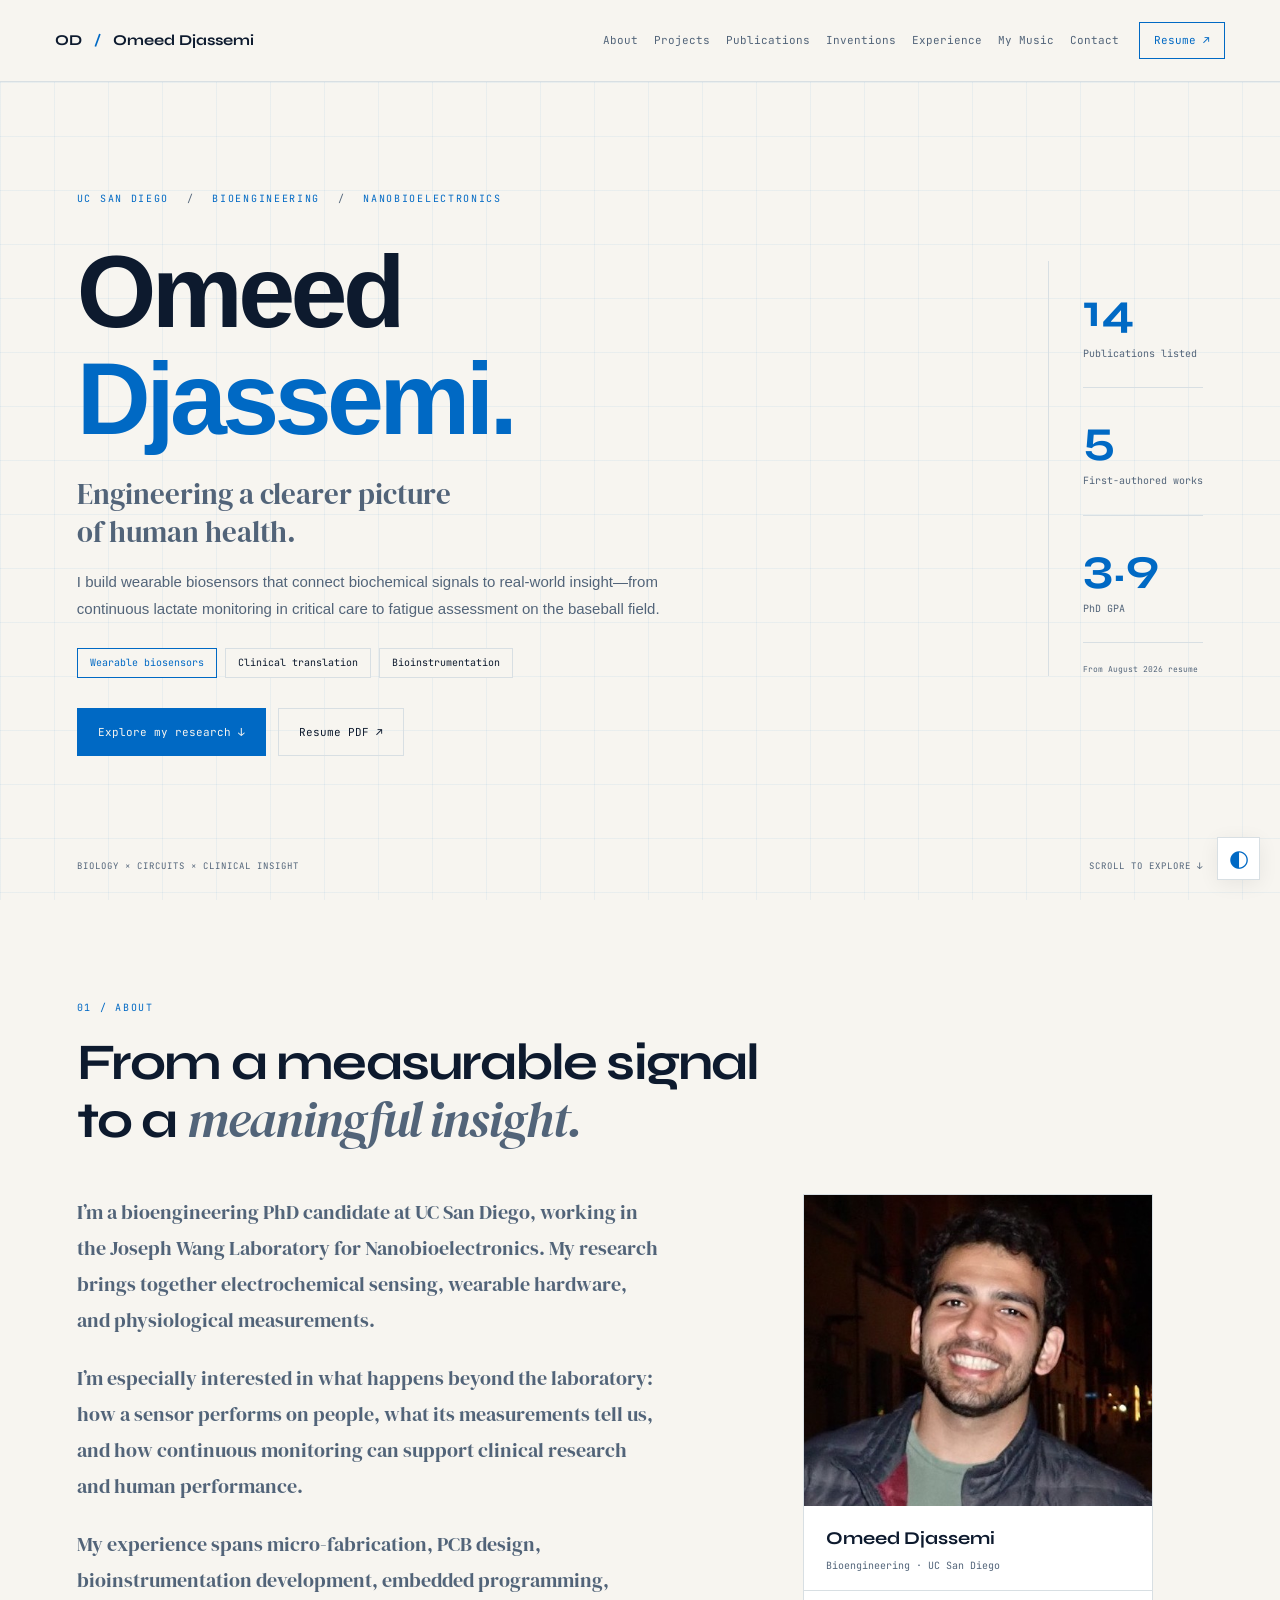
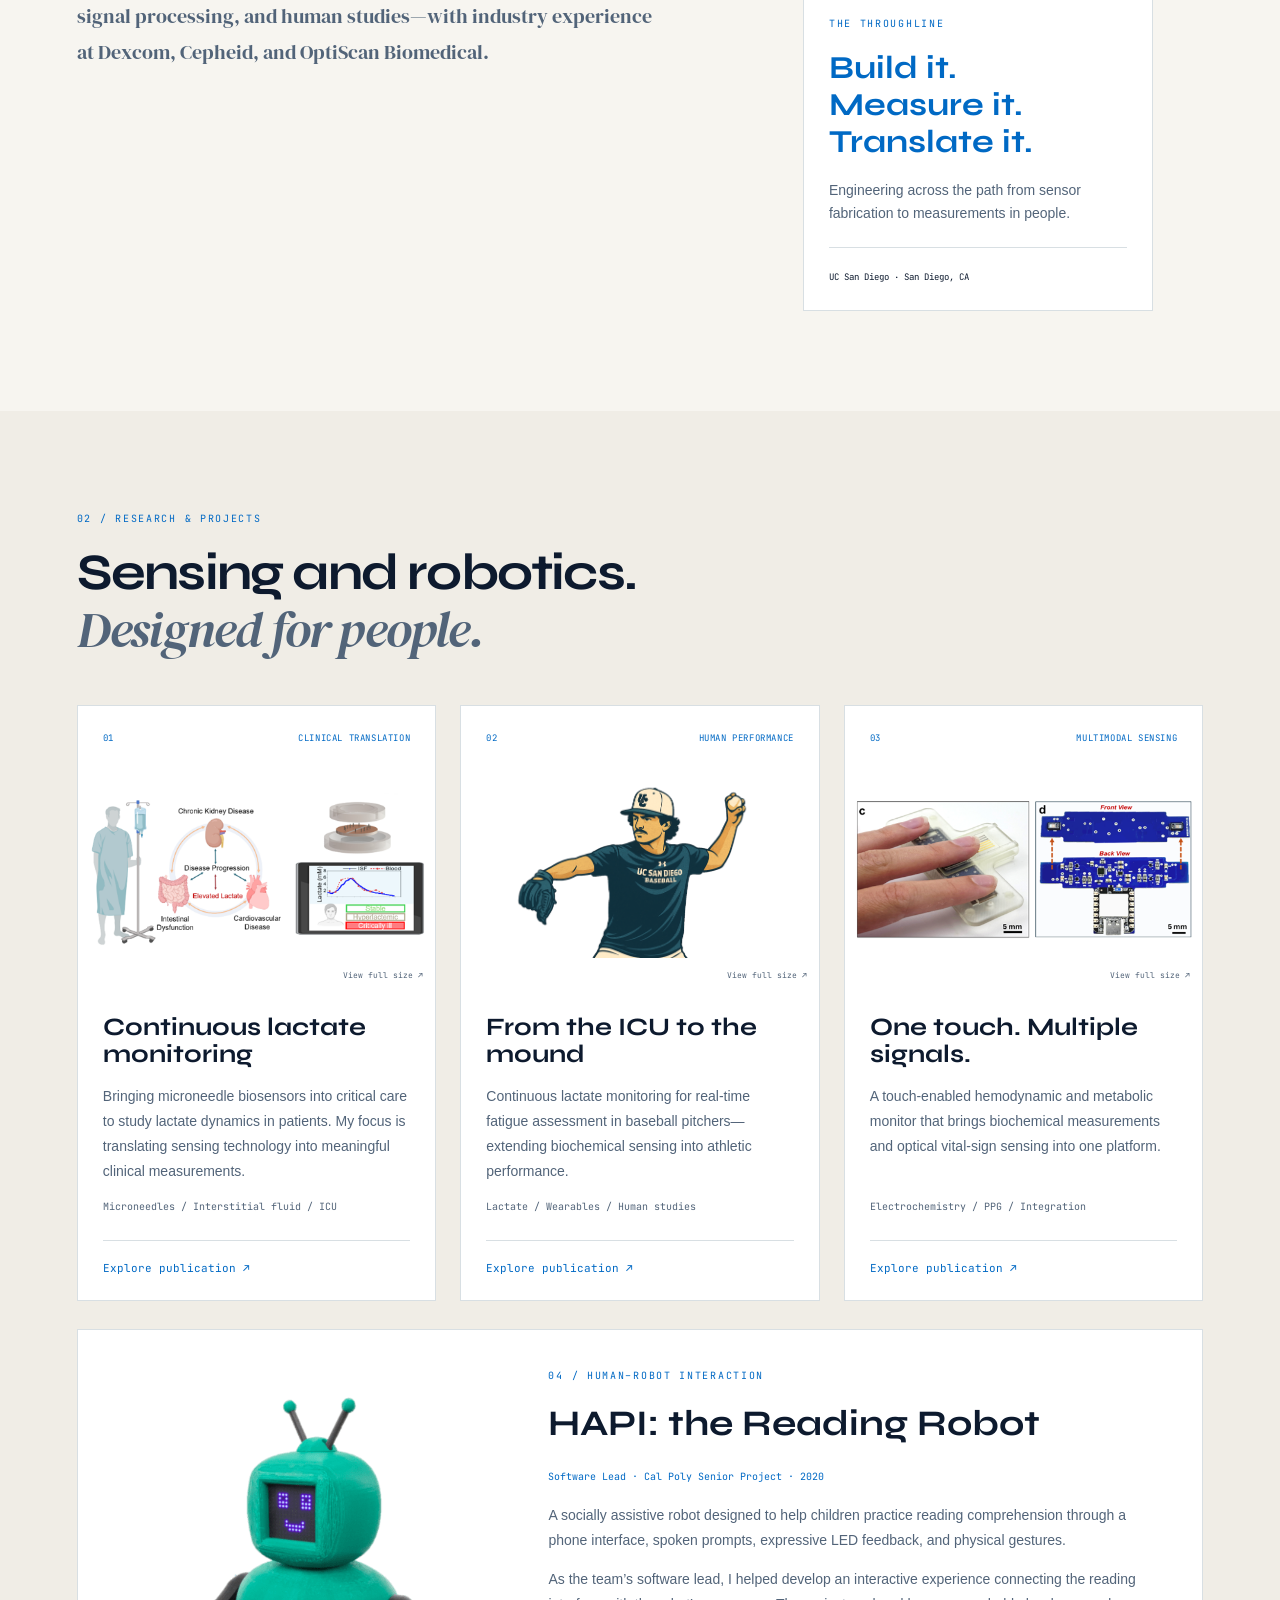
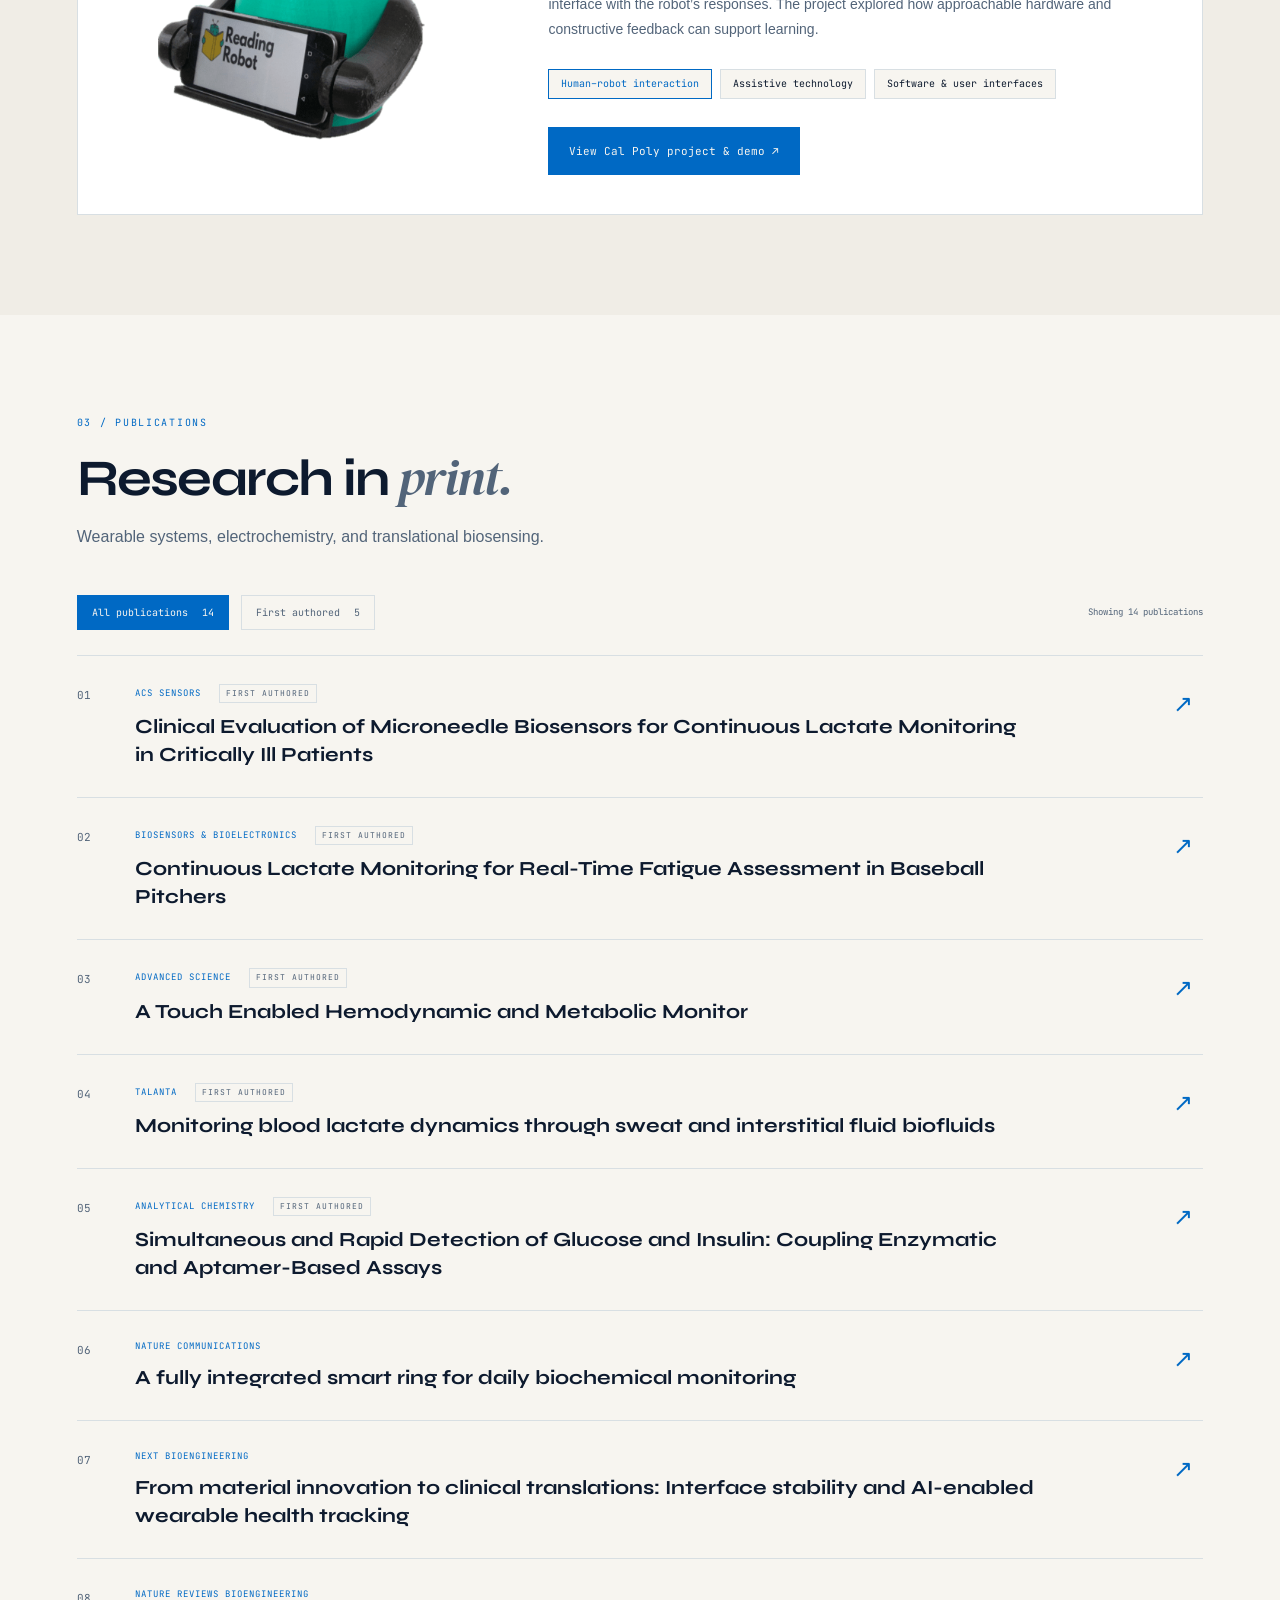
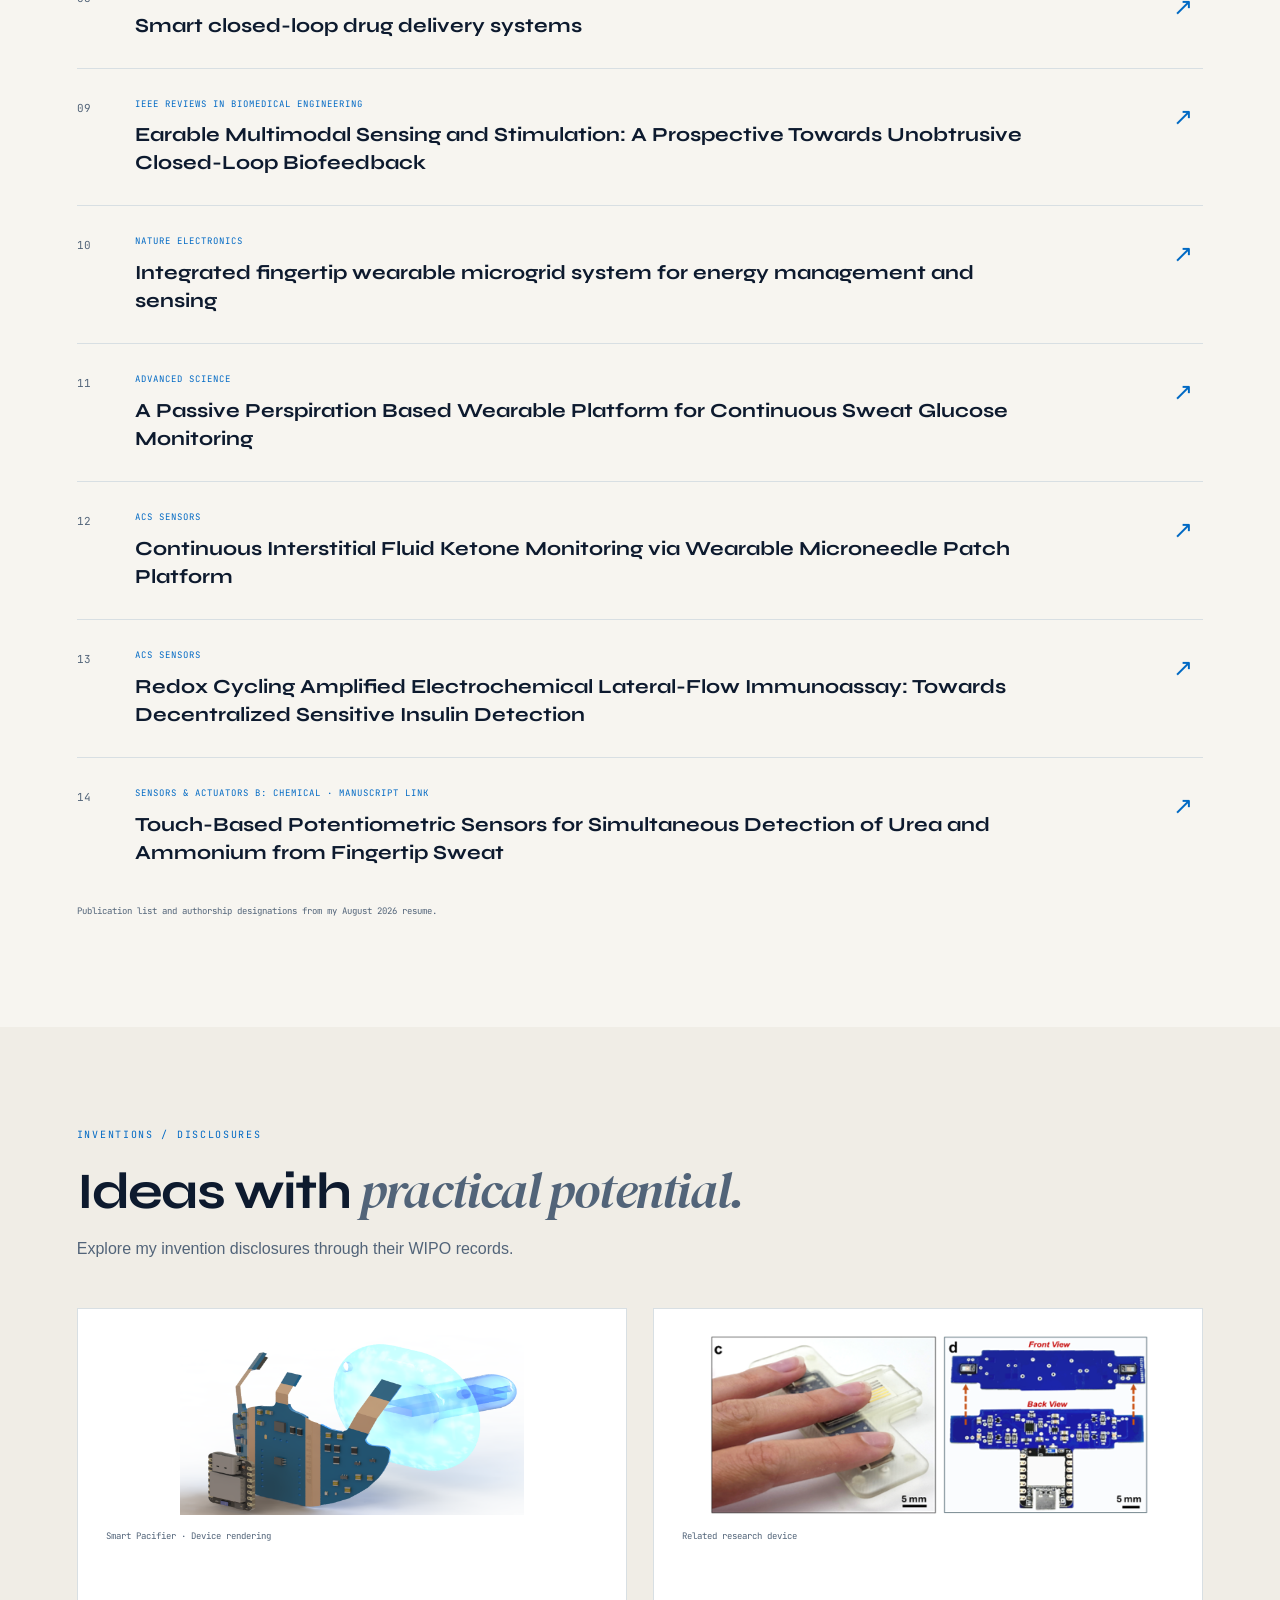
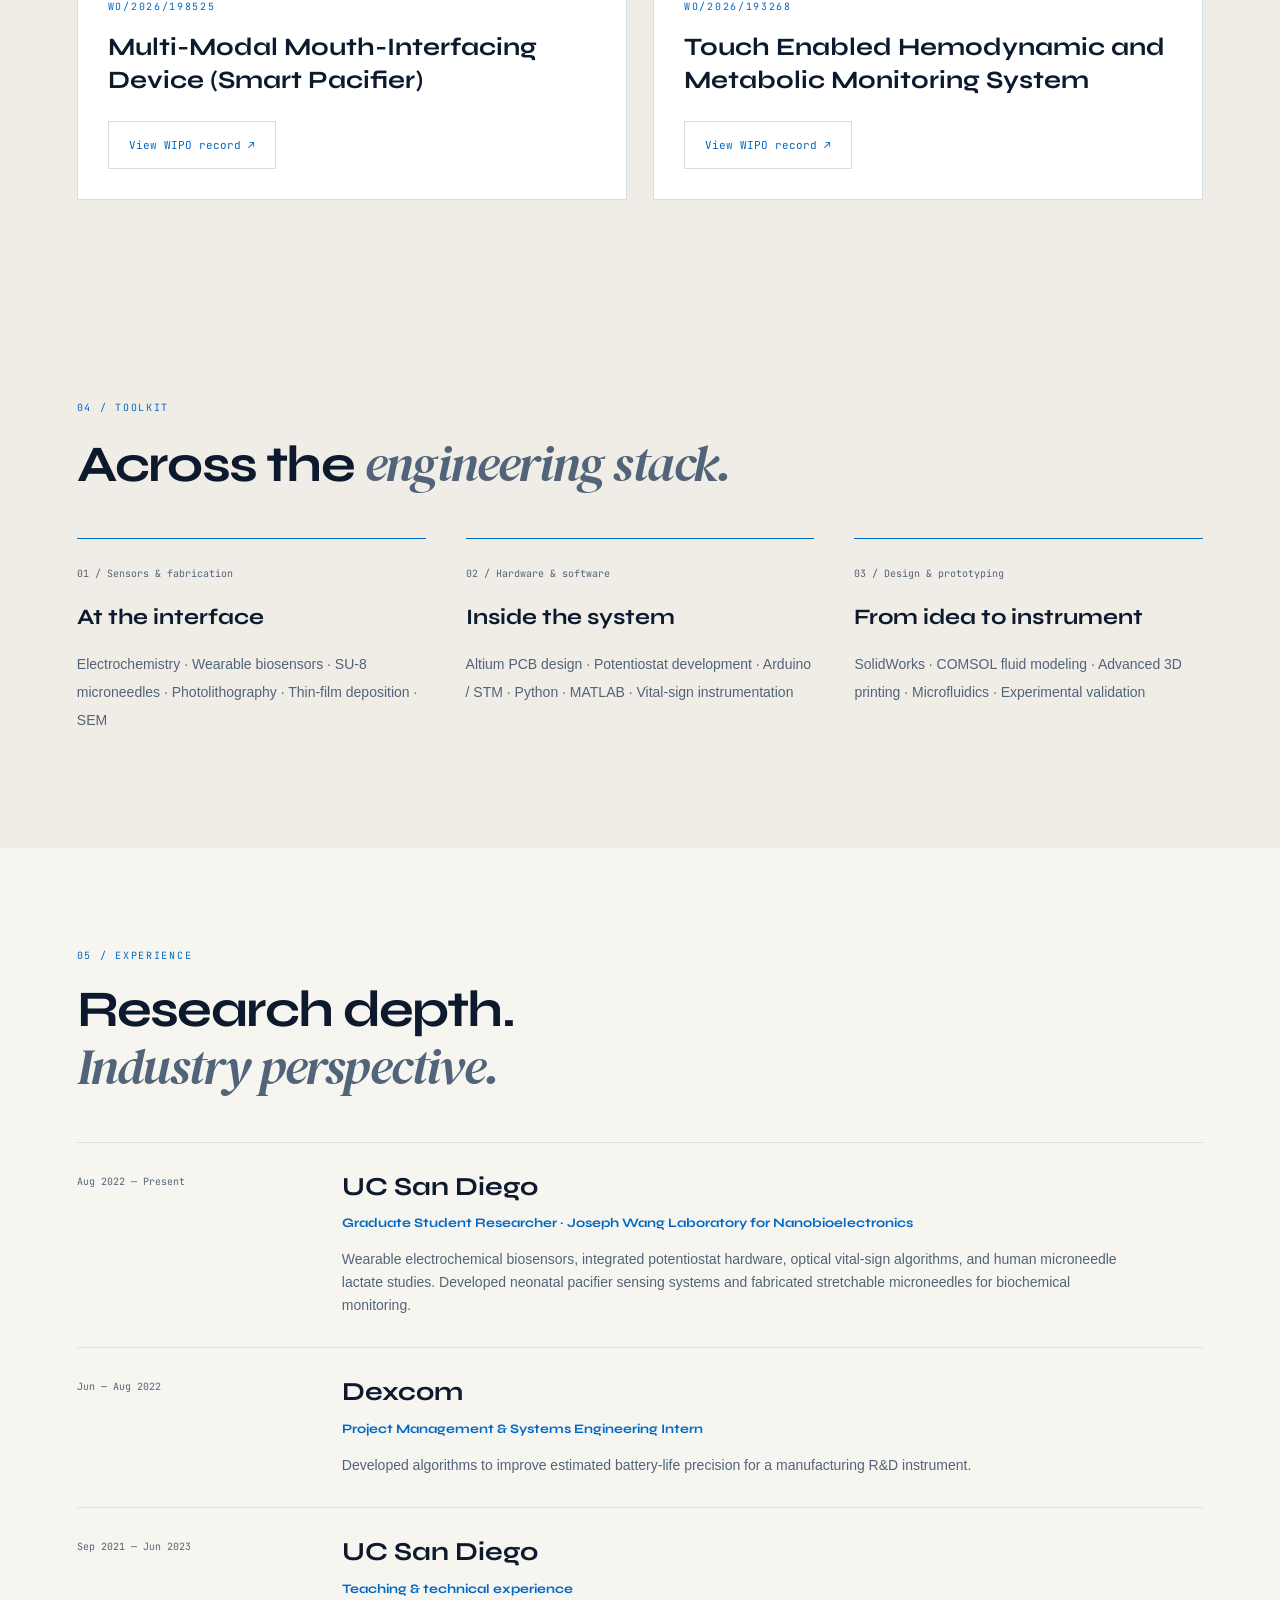
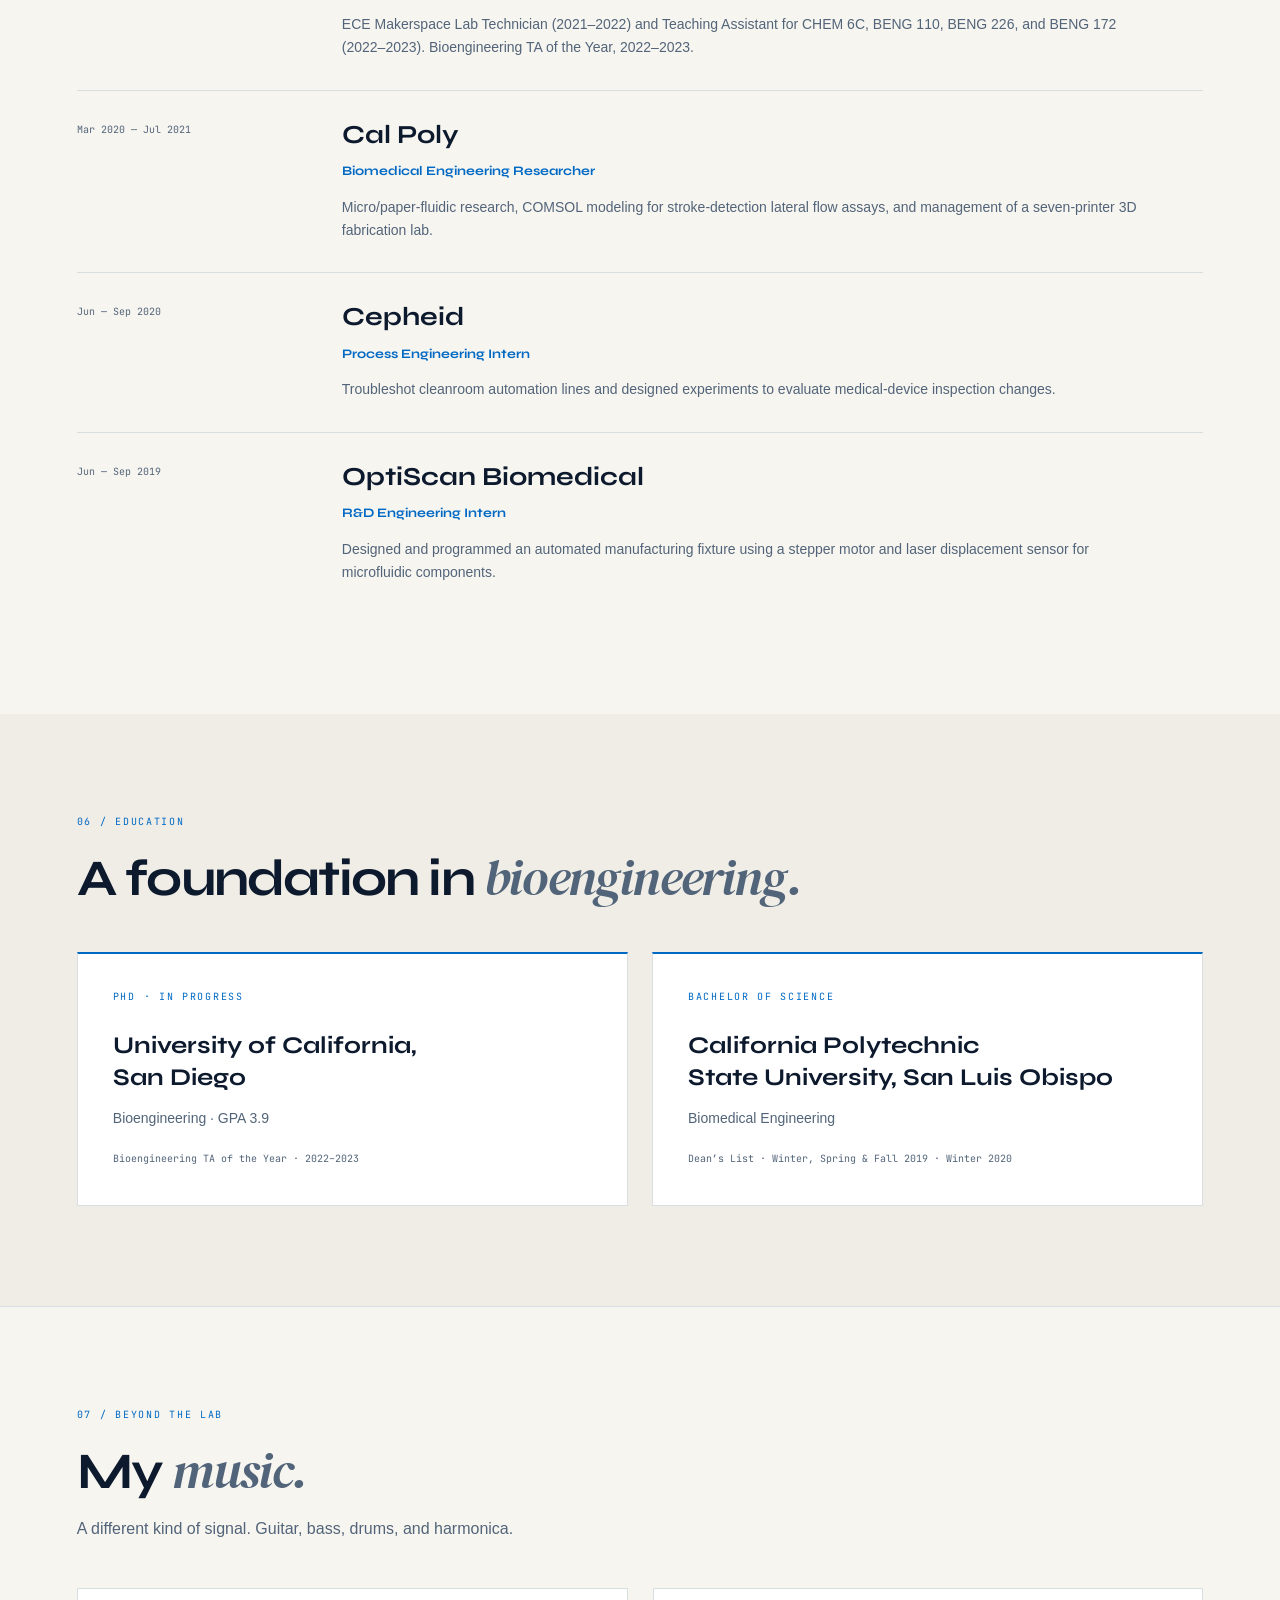
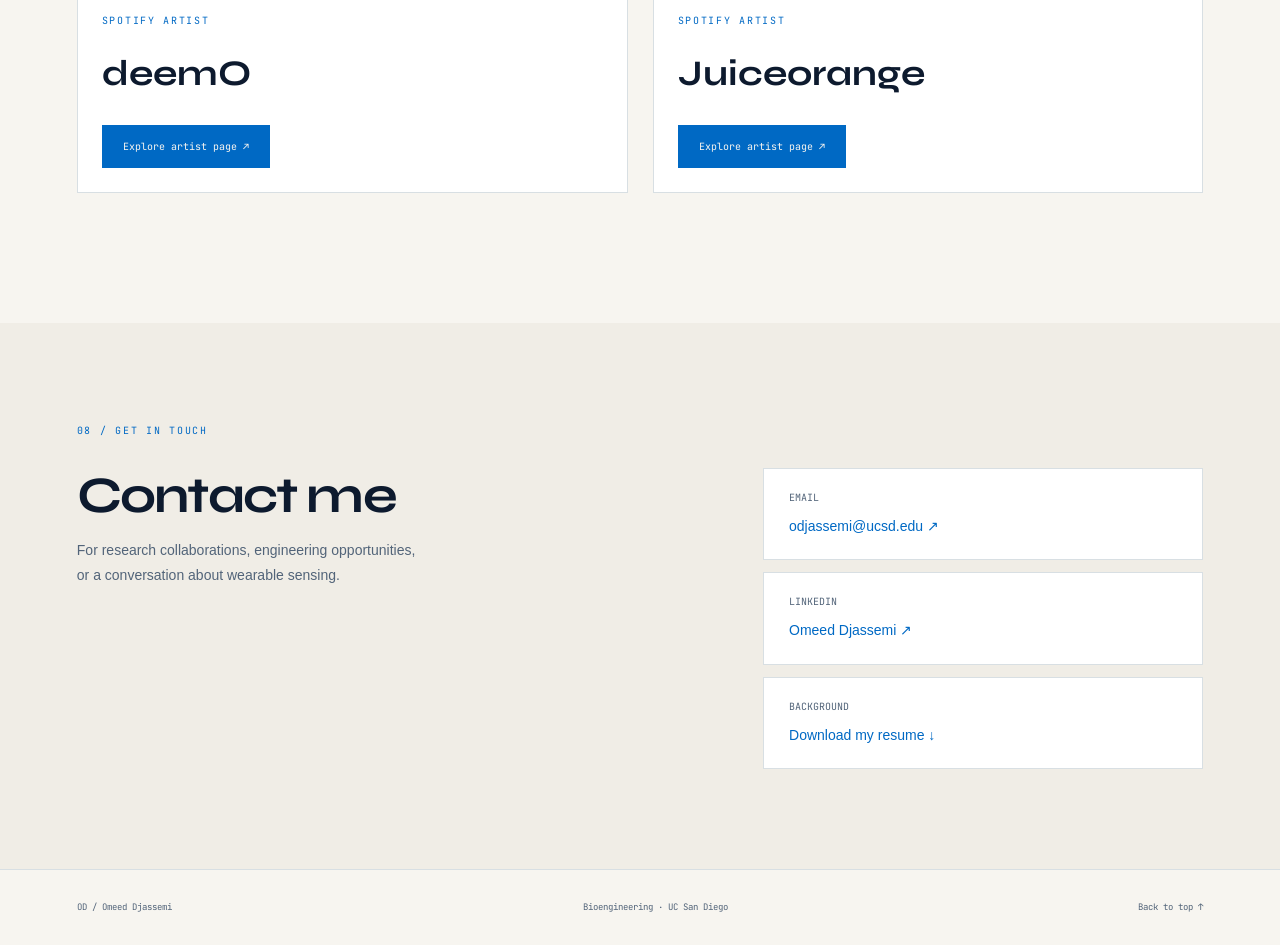
<file: index.html>
<!doctype html><html lang="en" data-theme="light"><head><meta charset="utf-8"><meta name="viewport" content="width=device-width, initial-scale=1"><title>Omeed Djassemi — Bioengineering & Wearable Biosensors</title><meta name="description" content="Omeed Djassemi, UC San Diego bioengineering researcher. Wearable biosensors, continuous lactate monitoring, and clinical translation."><meta name="theme-color" content="#f7f5f0"><link rel="stylesheet" href="style.css?v=20261024-type"><link rel="icon" href="favicon.svg" type="image/svg+xml"></head><body><a class="skip" href="#main">Skip to content</a><header><a class="logo" href="#home">OD<span> / </span>Omeed Djassemi</a><button id="menu" aria-label="Open navigation" aria-expanded="false" aria-controls="navigation">Menu +</button><nav id="navigation"><a href="#about">About</a><a href="#research">Projects</a><a href="#publications">Publications</a><a href="#inventions">Inventions</a><a href="#experience">Experience</a><a href="#music">My Music</a><a href="#contact">Contact</a></nav><a class="resume" href="resume.pdf" target="_blank" rel="noopener">Resume ↗</a></header><main id="main"><section class="hero" id="home"><div class="hero-main"><p class="eyebrow">UC San Diego <span>/</span> Bioengineering <span>/</span> Nanobioelectronics</p><h1>Omeed<br><span>Djassemi.</span></h1><p class="lead">Engineering a clearer picture<br>of human health.</p><p class="intro">I build wearable biosensors that connect biochemical signals to real-world insight—from continuous lactate monitoring in critical care to fatigue assessment on the baseball field.</p><div class="tags"><span>Wearable biosensors</span><span>Clinical translation</span><span>Bioinstrumentation</span></div><div class="actions"><a class="button primary" href="#research">Explore my research ↓</a><a class="button" href="resume.pdf" target="_blank" rel="noopener">Resume PDF ↗</a></div></div><aside class="hero-stats"><div><strong>14</strong><span>Publications listed</span></div><div><strong>5</strong><span>First-authored works</span></div><div><strong>3.9</strong><span>PhD GPA</span></div><small>From August 2026 resume</small></aside><div class="hero-foot"><span>Biology × Circuits × Clinical insight</span><a href="#about">Scroll to explore ↓</a></div></section><section id="about"><div class="section-heading"><span class="eyebrow">01 / About</span><h2>From a measurable signal<br>to a <em>meaningful insight.</em></h2></div><div class="about-grid"><div class="body-copy"><p>I’m a bioengineering PhD candidate at UC San Diego, working in the Joseph Wang Laboratory for Nanobioelectronics. My research brings together electrochemical sensing, wearable hardware, and physiological measurements.</p><p>I’m especially interested in what happens beyond the laboratory: how a sensor performs on people, what its measurements tell us, and how continuous monitoring can support clinical research and human performance.</p><p>My experience spans micro-fabrication, PCB design, bioinstrumentation development, embedded programming, signal processing, and human studies—with industry experience at Dexcom, Cepheid, and OptiScan Biomedical.</p></div><aside class="about-profile"><figure class="portrait"><img src="omeed-headshot.jpg" alt="Omeed Djassemi" width="469" height="419" loading="lazy" decoding="async"><figcaption>Omeed Djassemi <span>Bioengineering · UC San Diego</span></figcaption></figure><div class="about-note"><span class="eyebrow">The throughline</span><h3>Build it.<br>Measure it.<br>Translate it.</h3><p>Engineering across the path from sensor fabrication to measurements in people.</p><div class="note-footer">UC San Diego · San Diego, CA</div></div></aside></div></section><section id="research" class="tinted"><div class="section-heading"><span class="eyebrow">02 / Research &amp; projects</span><h2>Sensing and robotics.<br><em>Designed for people.</em></h2></div><div class="research-grid"><article class="research-card"><div class="card-top"><span>01</span><span>Clinical translation</span></div><a class="research-image" href="clinical-lactate.png" target="_blank" rel="noopener" aria-label="View full-size image: Schematic of a microneedle lactate sensor and continuous monitoring in critical care"><img src="clinical-lactate.png" alt="Schematic of a microneedle lactate sensor and continuous monitoring in critical care" width="487" height="220" loading="lazy" decoding="async"><span>View full size ↗</span></a><h3>Continuous lactate monitoring</h3><p>Bringing microneedle biosensors into critical care to study lactate dynamics in patients. My focus is translating sensing technology into meaningful clinical measurements.</p><span class="micro">Microneedles / Interstitial fluid / ICU</span><a href="https://doi.org/10.1021/acssensors.5c03699" target="_blank" rel="noopener">Explore publication ↗</a></article><article class="research-card"><div class="card-top"><span>02</span><span>Human performance</span></div><a class="research-image" href="baseball-pitcher.png" target="_blank" rel="noopener" aria-label="View full-size image: Illustration of a UC San Diego baseball pitcher"><img src="baseball-pitcher.png" alt="Illustration of a UC San Diego baseball pitcher" width="560" height="369" loading="lazy" decoding="async"><span>View full size ↗</span></a><h3>From the ICU to the mound</h3><p>Continuous lactate monitoring for real-time fatigue assessment in baseball pitchers—extending biochemical sensing into athletic performance.</p><span class="micro">Lactate / Wearables / Human studies</span><a href="https://doi.org/10.1016/j.bios.2026.118611" target="_blank" rel="noopener">Explore publication ↗</a></article><article class="research-card"><div class="card-top"><span>03</span><span>Multimodal sensing</span></div><a class="research-image" href="touch-device.png" target="_blank" rel="noopener" aria-label="View full-size image: Touch-enabled sensing device and its front and back circuit boards"><img src="touch-device.png" alt="Touch-enabled sensing device and its front and back circuit boards" width="561" height="229" loading="lazy" decoding="async"><span>View full size ↗</span></a><h3>One touch. Multiple signals.</h3><p>A touch-enabled hemodynamic and metabolic monitor that brings biochemical measurements and optical vital-sign sensing into one platform.</p><span class="micro">Electrochemistry / PPG / Integration</span><a href="https://doi.org/10.1002/advs.202502138" target="_blank" rel="noopener">Explore publication ↗</a></article></div><article class="robot-feature"><a class="robot-image" href="reading-robot.png" target="_blank" rel="noopener" aria-label="View full-size HAPI Reading Robot image"><img src="reading-robot.png" alt="HAPI Reading Robot with an expressive LED face and a phone reading interface" width="461" height="482" loading="lazy" decoding="async"></a><div class="robot-copy"><span class="eyebrow">04 / Human–robot interaction</span><h3>HAPI: the Reading Robot</h3><span class="robot-role">Software Lead · Cal Poly Senior Project · 2020</span><p>A socially assistive robot designed to help children practice reading comprehension through a phone interface, spoken prompts, expressive LED feedback, and physical gestures.</p><p>As the team’s software lead, I helped develop an interactive experience connecting the reading interface with the robot’s responses. The project explored how approachable hardware and constructive feedback can support learning.</p><div class="tags"><span>Human–robot interaction</span><span>Assistive technology</span><span>Software &amp; user interfaces</span></div><a class="button primary" href="https://projectexpo.calpoly.edu/2020/reading-robot/" target="_blank" rel="noopener">View Cal Poly project &amp; demo ↗</a></div></article></section><section id="publications"><div class="section-heading"><span class="eyebrow">03 / Publications</span><h2>Research in <em>print.</em></h2><p>Wearable systems, electrochemistry, and translational biosensing.</p></div><div class="pub-controls" role="group" aria-label="Publication filters"><button class="active" data-filter="all" aria-pressed="true">All publications <span>14</span></button><button data-filter="first" aria-pressed="false">First authored <span>5</span></button><span id="pub-count" aria-live="polite">Showing 14 publications</span></div><div class="pub-list"><article class="publication" data-first="true"><span class="pub-number">01</span><div><span class="eyebrow">ACS Sensors <b class="badge">First authored</b></span><h3><a href="https://doi.org/10.1021/acssensors.5c03699" target="_blank" rel="noopener">Clinical Evaluation of Microneedle Biosensors for Continuous Lactate Monitoring in Critically Ill Patients</a></h3></div><a class="arrow" href="https://doi.org/10.1021/acssensors.5c03699" aria-label="Read Clinical Evaluation of Microneedle Biosensors for Continuous Lactate Monitoring in Critically Ill Patients" target="_blank" rel="noopener">↗</a></article><article class="publication" data-first="true"><span class="pub-number">02</span><div><span class="eyebrow">Biosensors &amp; Bioelectronics <b class="badge">First authored</b></span><h3><a href="https://doi.org/10.1016/j.bios.2026.118611" target="_blank" rel="noopener">Continuous Lactate Monitoring for Real-Time Fatigue Assessment in Baseball Pitchers</a></h3></div><a class="arrow" href="https://doi.org/10.1016/j.bios.2026.118611" aria-label="Read Continuous Lactate Monitoring for Real-Time Fatigue Assessment in Baseball Pitchers" target="_blank" rel="noopener">↗</a></article><article class="publication" data-first="true"><span class="pub-number">03</span><div><span class="eyebrow">Advanced Science <b class="badge">First authored</b></span><h3><a href="https://doi.org/10.1002/advs.202502138" target="_blank" rel="noopener">A Touch Enabled Hemodynamic and Metabolic Monitor</a></h3></div><a class="arrow" href="https://doi.org/10.1002/advs.202502138" aria-label="Read A Touch Enabled Hemodynamic and Metabolic Monitor" target="_blank" rel="noopener">↗</a></article><article class="publication" data-first="true"><span class="pub-number">04</span><div><span class="eyebrow">Talanta <b class="badge">First authored</b></span><h3><a href="https://doi.org/10.1016/j.talanta.2025.128985" target="_blank" rel="noopener">Monitoring blood lactate dynamics through sweat and interstitial fluid biofluids</a></h3></div><a class="arrow" href="https://doi.org/10.1016/j.talanta.2025.128985" aria-label="Read Monitoring blood lactate dynamics through sweat and interstitial fluid biofluids" target="_blank" rel="noopener">↗</a></article><article class="publication" data-first="true"><span class="pub-number">05</span><div><span class="eyebrow">Analytical Chemistry <b class="badge">First authored</b></span><h3><a href="https://doi.org/10.1021/acs.analchem.4c04289" target="_blank" rel="noopener">Simultaneous and Rapid Detection of Glucose and Insulin: Coupling Enzymatic and Aptamer-Based Assays</a></h3></div><a class="arrow" href="https://doi.org/10.1021/acs.analchem.4c04289" aria-label="Read Simultaneous and Rapid Detection of Glucose and Insulin: Coupling Enzymatic and Aptamer-Based Assays" target="_blank" rel="noopener">↗</a></article><article class="publication" data-first="false"><span class="pub-number">06</span><div><span class="eyebrow">Nature Communications</span><h3><a href="https://doi.org/10.1038/s41467-026-75980-z" target="_blank" rel="noopener">A fully integrated smart ring for daily biochemical monitoring</a></h3></div><a class="arrow" href="https://doi.org/10.1038/s41467-026-75980-z" aria-label="Read A fully integrated smart ring for daily biochemical monitoring" target="_blank" rel="noopener">↗</a></article><article class="publication" data-first="false"><span class="pub-number">07</span><div><span class="eyebrow">Next Bioengineering</span><h3><a href="https://doi.org/10.1016/j.nxbio.2026.100038" target="_blank" rel="noopener">From material innovation to clinical translations: Interface stability and AI-enabled wearable health tracking</a></h3></div><a class="arrow" href="https://doi.org/10.1016/j.nxbio.2026.100038" aria-label="Read From material innovation to clinical translations: Interface stability and AI-enabled wearable health tracking" target="_blank" rel="noopener">↗</a></article><article class="publication" data-first="false"><span class="pub-number">08</span><div><span class="eyebrow">Nature Reviews Bioengineering</span><h3><a href="https://doi.org/10.1038/s44222-025-00328-z" target="_blank" rel="noopener">Smart closed-loop drug delivery systems</a></h3></div><a class="arrow" href="https://doi.org/10.1038/s44222-025-00328-z" aria-label="Read Smart closed-loop drug delivery systems" target="_blank" rel="noopener">↗</a></article><article class="publication" data-first="false"><span class="pub-number">09</span><div><span class="eyebrow">IEEE Reviews in Biomedical Engineering</span><h3><a href="https://doi.org/10.1109/RBME.2024.3508713" target="_blank" rel="noopener">Earable Multimodal Sensing and Stimulation: A Prospective Towards Unobtrusive Closed-Loop Biofeedback</a></h3></div><a class="arrow" href="https://doi.org/10.1109/RBME.2024.3508713" aria-label="Read Earable Multimodal Sensing and Stimulation: A Prospective Towards Unobtrusive Closed-Loop Biofeedback" target="_blank" rel="noopener">↗</a></article><article class="publication" data-first="false"><span class="pub-number">10</span><div><span class="eyebrow">Nature Electronics</span><h3><a href="https://doi.org/10.1038/s41928-024-01236-7" target="_blank" rel="noopener">Integrated fingertip wearable microgrid system for energy management and sensing</a></h3></div><a class="arrow" href="https://doi.org/10.1038/s41928-024-01236-7" aria-label="Read Integrated fingertip wearable microgrid system for energy management and sensing" target="_blank" rel="noopener">↗</a></article><article class="publication" data-first="false"><span class="pub-number">11</span><div><span class="eyebrow">Advanced Science</span><h3><a href="https://doi.org/10.1002/advs.202405518" target="_blank" rel="noopener">A Passive Perspiration Based Wearable Platform for Continuous Sweat Glucose Monitoring</a></h3></div><a class="arrow" href="https://doi.org/10.1002/advs.202405518" aria-label="Read A Passive Perspiration Based Wearable Platform for Continuous Sweat Glucose Monitoring" target="_blank" rel="noopener">↗</a></article><article class="publication" data-first="false"><span class="pub-number">12</span><div><span class="eyebrow">ACS Sensors</span><h3><a href="https://doi.org/10.1021/acssensors.3c02677" target="_blank" rel="noopener">Continuous Interstitial Fluid Ketone Monitoring via Wearable Microneedle Patch Platform</a></h3></div><a class="arrow" href="https://doi.org/10.1021/acssensors.3c02677" aria-label="Read Continuous Interstitial Fluid Ketone Monitoring via Wearable Microneedle Patch Platform" target="_blank" rel="noopener">↗</a></article><article class="publication" data-first="false"><span class="pub-number">13</span><div><span class="eyebrow">ACS Sensors</span><h3><a href="https://doi.org/10.1021/acssensors.3c01445" target="_blank" rel="noopener">Redox Cycling Amplified Electrochemical Lateral-Flow Immunoassay: Towards Decentralized Sensitive Insulin Detection</a></h3></div><a class="arrow" href="https://doi.org/10.1021/acssensors.3c01445" aria-label="Read Redox Cycling Amplified Electrochemical Lateral-Flow Immunoassay: Towards Decentralized Sensitive Insulin Detection" target="_blank" rel="noopener">↗</a></article><article class="publication" data-first="false"><span class="pub-number">14</span><div><span class="eyebrow">Sensors &amp; Actuators B: Chemical · manuscript link</span><h3><a href="https://doi.org/10.2139/ssrn.4748241" target="_blank" rel="noopener">Touch-Based Potentiometric Sensors for Simultaneous Detection of Urea and Ammonium from Fingertip Sweat</a></h3></div><a class="arrow" href="https://doi.org/10.2139/ssrn.4748241" aria-label="Read Touch-Based Potentiometric Sensors for Simultaneous Detection of Urea and Ammonium from Fingertip Sweat" target="_blank" rel="noopener">↗</a></article></div><p class="source-note">Publication list and authorship designations from my August 2026 resume.</p></section><section id="inventions" class="tinted"><div class="section-heading"><span class="eyebrow">Inventions / Disclosures</span><h2>Ideas with <em>practical potential.</em></h2><p>Explore my invention disclosures through their WIPO records.</p></div><div class="invention-grid"><article class="invention-card"><a class="invention-photo" href="smart-pacifier.png" target="_blank" rel="noopener" aria-label="View full-size Smart Pacifier device rendering"><img src="smart-pacifier.png" alt="Smart Pacifier rendering showing the mouth interface and integrated circuit board" width="1114" height="584" loading="lazy" decoding="async"><span>Smart Pacifier · Device rendering</span></a><div class="invention-copy"><span class="eyebrow">WO/2026/198525</span><h3>Multi-Modal Mouth-Interfacing Device (Smart Pacifier)</h3><a class="button" href="https://patentscope.wipo.int/search/en/detail.jsf?docId=WO2026198525" target="_blank" rel="noopener">View WIPO record ↗</a></div></article><article class="invention-card"><a class="invention-photo" href="touch-device.png" target="_blank" rel="noopener" aria-label="View related touch-enabled monitoring research device"><img src="touch-device.png" alt="Related touch-enabled monitoring device and circuit boards" width="561" height="229" loading="lazy" decoding="async"><span>Related research device</span></a><div class="invention-copy"><span class="eyebrow">WO/2026/193268</span><h3>Touch Enabled Hemodynamic and Metabolic Monitoring System</h3><a class="button" href="https://patentscope.wipo.int/search/en/detail.jsf?docId=WO2026193268" target="_blank" rel="noopener">View WIPO record ↗</a></div></article></div></section><section id="skills" class="tinted"><div class="section-heading"><span class="eyebrow">04 / Toolkit</span><h2>Across the <em>engineering stack.</em></h2></div><div class="skills-grid"><div><span class="micro">01 / Sensors & fabrication</span><h3>At the interface</h3><p>Electrochemistry · Wearable biosensors · SU-8 microneedles · Photolithography · Thin-film deposition · SEM</p></div><div><span class="micro">02 / Hardware & software</span><h3>Inside the system</h3><p>Altium PCB design · Potentiostat development · Arduino / STM · Python · MATLAB · Vital-sign instrumentation</p></div><div><span class="micro">03 / Design & prototyping</span><h3>From idea to instrument</h3><p>SolidWorks · COMSOL fluid modeling · Advanced 3D printing · Microfluidics · Experimental validation</p></div></div></section><section id="experience"><div class="section-heading"><span class="eyebrow">05 / Experience</span><h2>Research depth.<br><em>Industry perspective.</em></h2></div><article class="timeline"><span class="micro">Aug 2022 — Present</span><div><h3>UC San Diego</h3><h4>Graduate Student Researcher · Joseph Wang Laboratory for Nanobioelectronics</h4><p>Wearable electrochemical biosensors, integrated potentiostat hardware, optical vital-sign algorithms, and human microneedle lactate studies. Developed neonatal pacifier sensing systems and fabricated stretchable microneedles for biochemical monitoring.</p></div></article><article class="timeline"><span class="micro">Jun — Aug 2022</span><div><h3>Dexcom</h3><h4>Project Management & Systems Engineering Intern</h4><p>Developed algorithms to improve estimated battery-life precision for a manufacturing R&D instrument.</p></div></article><article class="timeline"><span class="micro">Sep 2021 — Jun 2023</span><div><h3>UC San Diego</h3><h4>Teaching & technical experience</h4><p>ECE Makerspace Lab Technician (2021–2022) and Teaching Assistant for CHEM 6C, BENG 110, BENG 226, and BENG 172 (2022–2023). Bioengineering TA of the Year, 2022–2023.</p></div></article><article class="timeline"><span class="micro">Mar 2020 — Jul 2021</span><div><h3>Cal Poly</h3><h4>Biomedical Engineering Researcher</h4><p>Micro/paper-fluidic research, COMSOL modeling for stroke-detection lateral flow assays, and management of a seven-printer 3D fabrication lab.</p></div></article><article class="timeline"><span class="micro">Jun — Sep 2020</span><div><h3>Cepheid</h3><h4>Process Engineering Intern</h4><p>Troubleshot cleanroom automation lines and designed experiments to evaluate medical-device inspection changes.</p></div></article><article class="timeline"><span class="micro">Jun — Sep 2019</span><div><h3>OptiScan Biomedical</h3><h4>R&D Engineering Intern</h4><p>Designed and programmed an automated manufacturing fixture using a stepper motor and laser displacement sensor for microfluidic components.</p></div></article></section><section id="education" class="tinted"><div class="section-heading"><span class="eyebrow">06 / Education</span><h2>A foundation in <em>bioengineering.</em></h2></div><div class="education-grid"><article><span class="eyebrow">PhD · In progress</span><h3>University of California,<br>San Diego</h3><p>Bioengineering · GPA 3.9</p><span class="micro">Bioengineering TA of the Year · 2022–2023</span></article><article><span class="eyebrow">Bachelor of Science</span><h3>California Polytechnic<br>State University, San Luis Obispo</h3><p>Biomedical Engineering</p><span class="micro">Dean’s List · Winter, Spring & Fall 2019 · Winter 2020</span></article></div></section><section id="music" class="music-section"><div class="section-heading"><span class="eyebrow">07 / Beyond the lab</span><h2>My <em>music.</em></h2><p id="music-description">A different kind of signal. Guitar, bass, drums, and harmonica.</p></div><div id="music-content"></div></section><section id="contact" class="tinted"><span class="eyebrow">08 / Get in touch</span><div class="contact-grid"><div><h2>Contact me</h2><p>For research collaborations, engineering opportunities,<br>or a conversation about wearable sensing.</p></div><div class="contact-links"><a href="mailto:odjassemi@ucsd.edu"><span class="micro">Email</span><strong>odjassemi@ucsd.edu ↗</strong></a><a href="https://www.linkedin.com/in/omeed-djassemi/" target="_blank" rel="noopener"><span class="micro">LinkedIn</span><strong>Omeed Djassemi ↗</strong></a><a href="resume.pdf" target="_blank" rel="noopener"><span class="micro">Background</span><strong>Download my resume ↓</strong></a></div></div></section></main><footer><span>OD / Omeed Djassemi</span><span>Bioengineering · UC San Diego</span><a href="#home">Back to top ↑</a></footer><button id="theme" aria-label="Switch to dark mode" title="Switch color theme">◐</button><script src="music-config.js"></script><script src="music.js"></script><script src="script.js"></script></body></html>
</file>
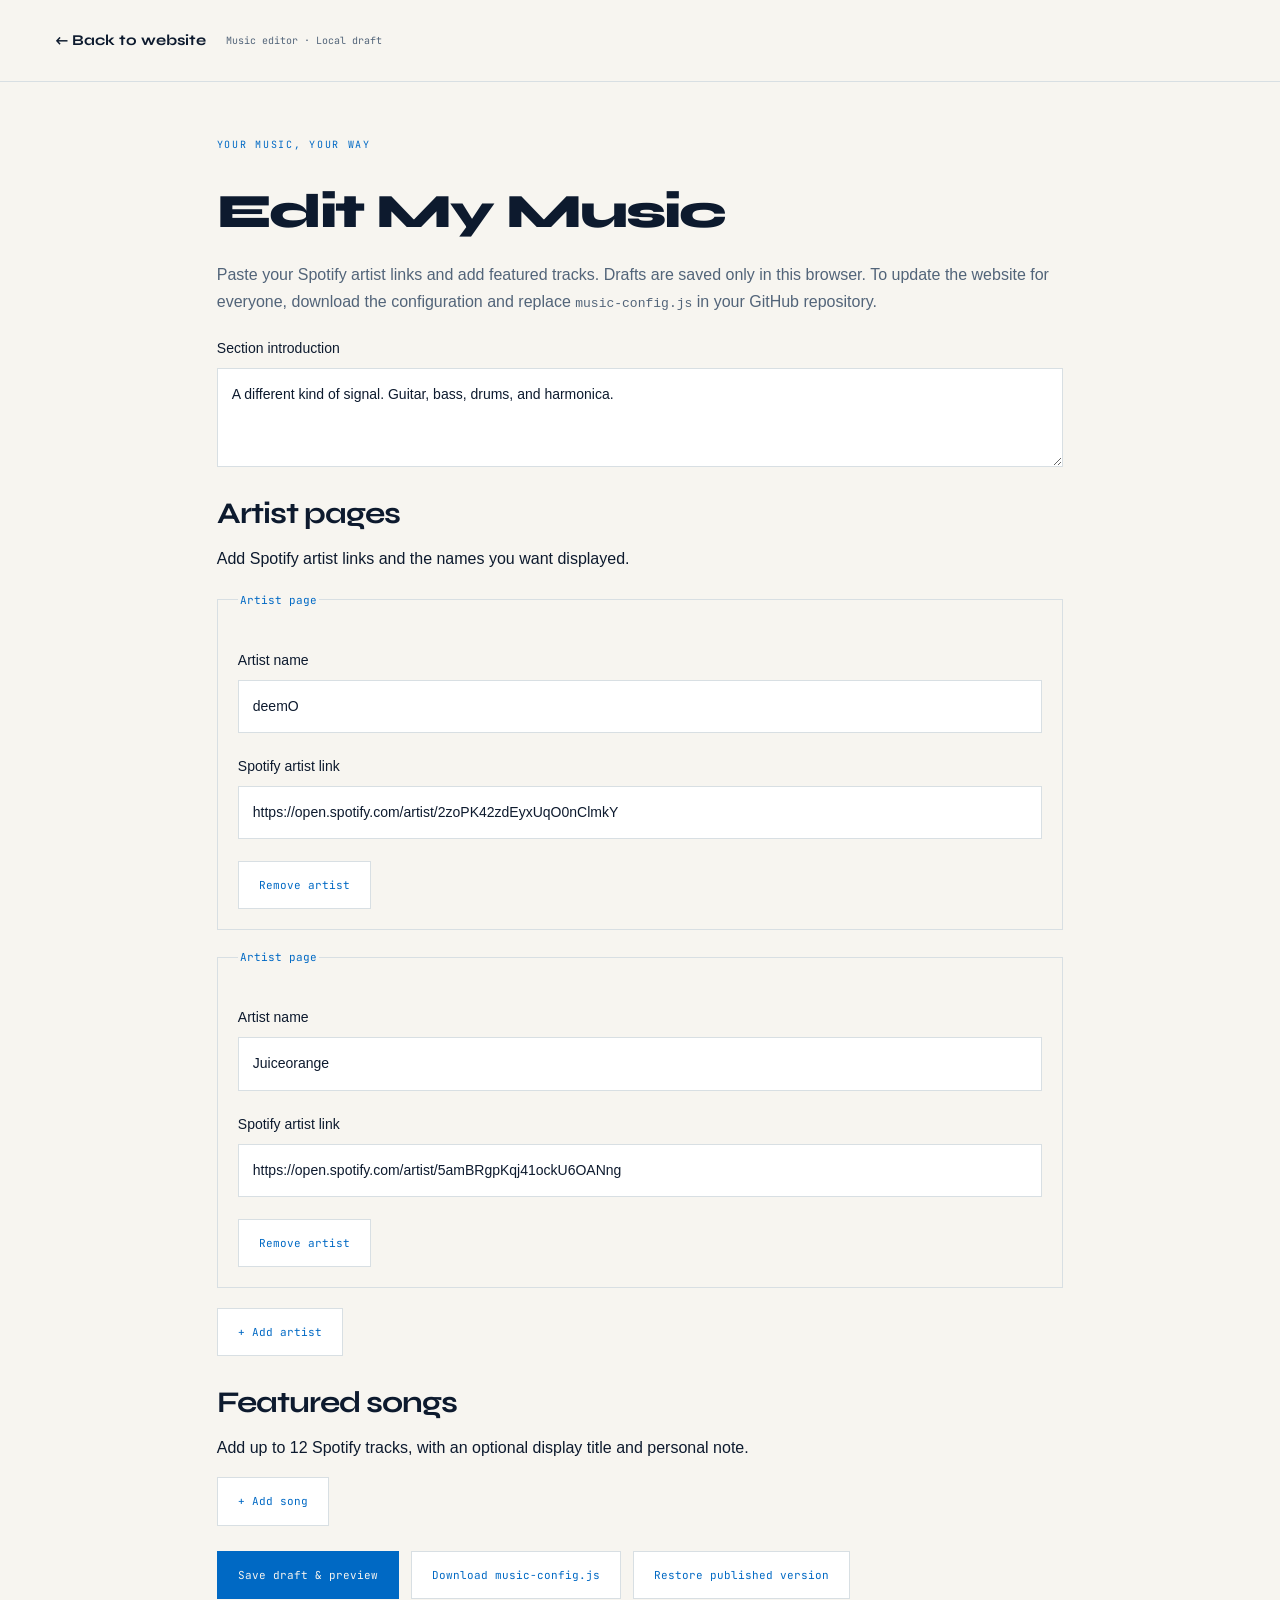
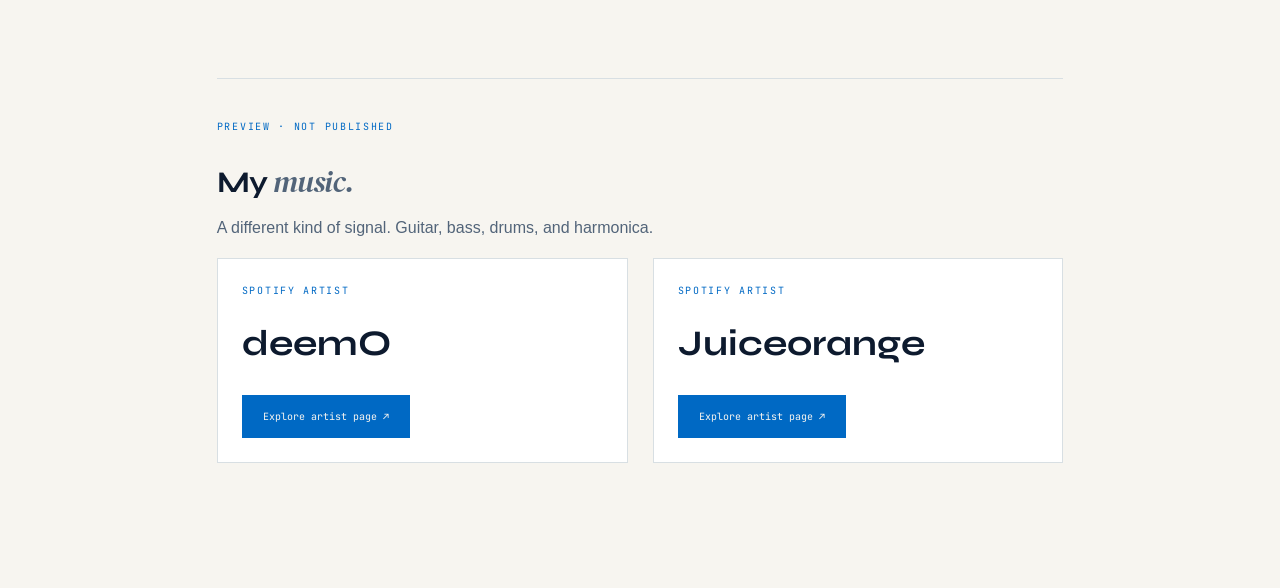
<file: music-editor.html>
<!doctype html><html lang="en"><head><meta charset="utf-8"><meta name="viewport" content="width=device-width,initial-scale=1"><title>Music editor — Omeed Djassemi</title><link rel="stylesheet" href="style.css"></head><body><header><a class="logo" href="index.html">← Back to website</a><span class="micro">Music editor · Local draft</span></header><main class="editor"><span class="eyebrow">Your music, your way</span><h1>Edit My Music</h1><p>Paste your Spotify artist links and add featured tracks. Drafts are saved only in this browser. To update the website for everyone, download the configuration and replace <code>music-config.js</code> in your GitHub repository.</p><form id="music-form"><label>Section introduction<textarea id="description" rows="3" maxlength="600"></textarea></label><h2>Artist pages</h2><p>Add Spotify artist links and the names you want displayed.</p><div id="artist-fields"></div><button class="button" type="button" id="add-artist">+ Add artist</button><h2>Featured songs</h2><p>Add up to 12 Spotify tracks, with an optional display title and personal note.</p><div id="song-fields"></div><button class="button" type="button" id="add-song">+ Add song</button><div class="editor-actions"><button class="button primary" type="submit">Save draft & preview</button><button class="button" type="button" id="download">Download music-config.js</button><button class="button" type="button" id="reset">Restore published version</button></div><p id="editor-status" role="status" aria-live="polite"></p></form><section id="music" class="editor-preview"><span class="eyebrow">Preview · Not published</span><h2>My <em>music.</em></h2><p id="music-description"></p><div id="music-content"></div></section></main><script src="music-config.js"></script><script src="music.js"></script><script src="music-editor.js"></script></body></html>
</file>
<file: style.css>
@import url('https://fonts.googleapis.com/css2?family=Syne:wght@400;500;600;700;800&family=JetBrains+Mono:wght@400;500&family=DM+Serif+Display:ital@0;1&display=swap');
:root{--bg:#f7f5f0;--tint:#f0ede6;--surface:#fff;--ink:#0d1a2e;--muted:#526479;--blue:#0069c4;--border:#d8dfe3;--grid:rgba(0,105,196,.055)}[data-theme=dark]{--bg:#080e16;--tint:#101925;--surface:#142132;--ink:#edf2f7;--muted:#a3b3c5;--blue:#52bfff;--border:#2a3a4d;--grid:rgba(82,191,255,.055)}*{box-sizing:border-box}html{scroll-behavior:smooth;scroll-padding-top:90px}body{margin:0;background:var(--bg);color:var(--ink);font-family:Arial,sans-serif;line-height:1.65}a{color:inherit;text-decoration:none}button{font:inherit;cursor:pointer}a,button{-webkit-tap-highlight-color:transparent}a:focus-visible,button:focus-visible{outline:3px solid var(--blue);outline-offset:5px}header{min-height:82px;position:sticky;top:0;z-index:10;display:flex;align-items:center;gap:30px;padding:18px 4.3%;background:var(--bg);border-bottom:1px solid var(--border)}.logo{font-family:'Syne',sans-serif;font-weight:700;white-space:nowrap;font-size:15px}.logo span{color:var(--blue);padding:0 8px}nav{margin-left:auto;display:flex;gap:24px}nav a,.resume,.eyebrow,.micro,.tags,.button,.hero-foot,.hero-stats span,.hero-stats small,.pub-controls,.source-note,footer,.card-top,.note-footer{font-family:'JetBrains Mono',monospace}nav a{font-size:11px;color:var(--muted)}nav a:hover,nav a.current{color:var(--blue)}.resume{font-size:11px;color:var(--blue);border:1px solid var(--blue);padding:8px 14px}#menu{display:none}section{padding:100px max(6%,calc((100vw - 1280px)/2));scroll-margin-top:0}.hero{position:relative;min-height:calc(100svh - 82px);display:flex;align-items:center;gap:60px;padding-top:65px;padding-bottom:110px;background-image:linear-gradient(var(--grid) 1px,transparent 1px),linear-gradient(90deg,var(--grid) 1px,transparent 1px);background-size:54px 54px}.hero-main{flex:1}.eyebrow{font-size:10px;color:var(--blue);letter-spacing:1.7px;text-transform:uppercase;display:block}.hero .eyebrow span{padding:0 10px;color:var(--muted)}h1,h2,h3,h4{font-family:'Syne',Arial,sans-serif;line-height:1.1;margin:0}h1{font-size:clamp(70px,9.5vw,145px);font-weight:800;letter-spacing:-6px;margin:32px 0 24px}h1>span{color:var(--blue)}.lead{font-family:'DM Serif Display',Georgia,serif;font-size:29px;line-height:1.3;margin:0 0 16px}.intro{max-width:620px;font-size:15px;color:var(--muted);line-height:1.8}.tags{display:flex;flex-wrap:wrap;gap:8px;margin-top:26px}.tags span{font-size:10px;padding:6px 12px;border:1px solid var(--border);background:var(--bg)}.tags span:first-child{color:var(--blue);border-color:var(--blue)}.actions{display:flex;flex-wrap:wrap;gap:12px;margin-top:30px}.button{font-size:11px;padding:14px 20px;border:1px solid var(--border)}.primary{background:var(--blue);border-color:var(--blue);color:var(--bg)}.button:hover{transform:translateY(-2px)}.hero-stats{min-width:145px;border-left:1px solid var(--border);padding-left:34px}.hero-stats div{padding:22px 0;border-bottom:1px solid var(--border)}.hero-stats strong{font:700 47px 'Syne',sans-serif;color:var(--blue);display:block}.hero-stats span{font-size:10px;color:var(--muted)}.hero-stats small{display:block;font-size:8px;max-width:120px;color:var(--muted);margin-top:20px}.hero-foot{position:absolute;left:6%;right:6%;bottom:26px;display:flex;justify-content:space-between;font-size:9px;text-transform:uppercase;letter-spacing:1px;color:var(--muted)}.section-heading{margin-bottom:45px}.section-heading .eyebrow{margin-bottom:18px}h2{font-size:clamp(32px,4vw,54px);font-weight:700;letter-spacing:-1.8px}h2 em{font-family:'DM Serif Display',Georgia,serif;font-weight:400;color:var(--muted)}.section-heading>p,section p{color:var(--muted)}.about-grid{display:grid;grid-template-columns:1.3fr 1fr;gap:90px}.body-copy p{font-family:'DM Serif Display',Georgia,serif;font-size:20px;line-height:1.8;margin:0 0 22px}.about-note{border:1px solid var(--border);padding:35px;background:var(--surface);align-self:start}.about-note h3{font-size:44px;line-height:1.15;margin:25px 0;color:var(--blue)}.about-note p{font-size:14px}.note-footer{font-size:9px;border-top:1px solid var(--border);padding-top:22px;margin-top:22px}.tinted{background:var(--tint)}.research-grid{display:grid;grid-template-columns:repeat(3,1fr);gap:24px}.research-card{background:var(--surface);padding:25px;border:1px solid var(--border);display:flex;flex-direction:column}.card-top{display:flex;justify-content:space-between;font-size:9px;color:var(--blue);text-transform:uppercase;letter-spacing:.6px}.signal{margin:20px -25px 28px;background-image:linear-gradient(var(--grid) 1px,transparent 1px),linear-gradient(90deg,var(--grid) 1px,transparent 1px);background-size:20px 20px;padding:20px 0}.signal svg{width:100%;display:block;stroke:var(--blue);stroke-width:2;fill:none}.research-card:nth-child(2) .signal svg{transform:scaleY(.6)}.research-card:nth-child(3) .signal svg{transform:scaleY(1.3)}.research-card h3{font-size:25px;min-height:56px}.research-card p{font-size:14px;line-height:1.8}.micro{font-size:10px;color:var(--muted);line-height:1.7}.research-card .micro{margin-top:auto}.research-card>a{display:block;font:11px 'JetBrains Mono',monospace;border-top:1px solid var(--border);padding-top:20px;margin-top:25px;color:var(--blue)}.pub-controls{display:flex;align-items:center;gap:12px;margin-bottom:25px}.pub-controls button{font:10px 'JetBrains Mono',monospace;padding:10px 14px;border:1px solid var(--border);color:var(--muted);background:transparent}.pub-controls button.active{background:var(--blue);border-color:var(--blue);color:var(--bg)}.pub-controls button span{margin-left:8px}.pub-controls>span{margin-left:auto;color:var(--muted);font-size:9px}.publication{display:grid;grid-template-columns:40px 1fr 30px;gap:18px;padding:28px 0;border-top:1px solid var(--border);align-items:start}.publication[hidden]{display:none}.pub-number{font:11px 'JetBrains Mono',monospace;color:var(--muted);padding-top:4px}.publication h3{font-size:20px;line-height:1.4;margin-top:10px;max-width:900px}.publication h3 a:hover{color:var(--blue)}.publication .eyebrow{font-size:9px;letter-spacing:1px}.badge{display:inline-block;font-size:8px;font-weight:400;margin-left:12px;border:1px solid var(--border);padding:2px 6px;color:var(--muted)}.arrow{color:var(--blue);font-size:24px}.source-note{font-size:9px}.skills-grid{display:grid;grid-template-columns:repeat(3,1fr);gap:40px}.skills-grid>div{border-top:1px solid var(--blue);padding-top:20px}.skills-grid h3{font-size:22px;margin:20px 0}.skills-grid p{font-size:14px;line-height:2}.timeline{display:grid;grid-template-columns:220px 1fr;gap:45px;padding:30px 0;border-top:1px solid var(--border)}.timeline h3{font-size:26px}.timeline h4{font-size:13px;line-height:1.6;color:var(--blue);margin:12px 0}.timeline p{font-size:14px;max-width:800px;margin-bottom:0}.education-grid{display:grid;grid-template-columns:1fr 1fr;gap:24px}.education-grid article{padding:35px;background:var(--surface);border:1px solid var(--border);border-top:2px solid var(--blue)}.education-grid h3{margin-top:25px;font-size:24px;line-height:1.3}.education-grid p{font-size:14px}.contact-grid{display:grid;grid-template-columns:1.4fr 1fr;gap:70px;margin-top:28px}.contact-grid p{font-size:14px;line-height:1.8}.personal{font-size:11px!important;margin-top:30px}.contact-links{display:grid;gap:12px}.contact-links a{padding:20px 25px;border:1px solid var(--border);background:var(--surface)}.contact-links a:hover{border-color:var(--blue)}.contact-links span{display:block;text-transform:uppercase;margin-bottom:7px}.contact-links strong{font-size:14px;font-weight:500;color:var(--blue)}footer{display:flex;justify-content:space-between;gap:20px;padding:30px 6%;border-top:1px solid var(--border);font-size:9px;color:var(--muted)}#theme{position:fixed;right:20px;bottom:20px;z-index:20;width:43px;height:43px;border:1px solid var(--border);background:var(--surface);color:var(--blue);font-size:23px;box-shadow:0 4px 20px #0001}.skip{position:fixed;top:-100px;z-index:30;background:var(--surface);padding:15px}.skip:focus{top:0}@media(min-width:1600px){.hero-foot{left:calc((100vw - 1280px)/2);right:calc((100vw - 1280px)/2)}}@media(max-width:1100px){nav{gap:14px}header{gap:20px}.logo{font-size:12px}.hero{gap:25px}.hero-stats{padding-left:22px}.research-grid{gap:12px}.research-card{padding:20px}.signal{margin-left:-20px;margin-right:-20px}.about-grid{gap:40px}}@media(max-width:800px){header{padding:14px 6%;min-height:70px;flex-wrap:wrap}.logo{font-size:13px}#menu{display:block;margin-left:auto;border:0;background:none;color:var(--ink);font:11px 'JetBrains Mono',monospace}.resume{font-size:10px}nav{display:none;order:4;flex-basis:100%;margin:0;padding:12px 0;flex-wrap:wrap;gap:20px}nav.open{display:flex}.hero{min-height:auto;padding-top:55px;padding-bottom:85px}.hero-stats{display:none}h1{font-size:clamp(64px,14vw,105px);letter-spacing:-4px}.hero .eyebrow{font-size:8px;line-height:2}.hero .eyebrow span{padding:0 3px}.hero-foot{font-size:7px;gap:20px}.lead{font-size:26px}.intro{font-size:14px}.about-grid,.research-grid,.education-grid,.contact-grid{grid-template-columns:1fr;gap:30px}.research-card h3{min-height:0}.research-card .signal{max-height:150px;overflow:hidden}.skills-grid{grid-template-columns:1fr;gap:30px}section{padding:65px 6%}.body-copy p{font-size:18px}.timeline{grid-template-columns:1fr;gap:12px}.publication{grid-template-columns:23px 1fr 18px;gap:10px}.publication h3{font-size:17px}.badge{margin:7px 0 0;display:table}.pub-controls{flex-wrap:wrap}.pub-controls>span{width:100%;margin:0}.pub-controls button{font-size:9px;padding:10px}.contact-grid{gap:30px}footer{flex-wrap:wrap;padding-right:70px}.about-note h3{font-size:38px}h2{letter-spacing:-1px}}@media(prefers-reduced-motion:reduce){html{scroll-behavior:auto}*{transition:none!important;animation:none!important}}

/* Music and browser-local configuration editor */
.music-section{border-top:1px solid var(--border)}.music-empty{padding:40px;border:1px solid var(--border);background:var(--surface);border-left:3px solid var(--blue)}.music-empty h3{font-size:30px}.music-empty p{max-width:650px;margin-bottom:0}.spotify-link{display:inline-block;margin-bottom:30px}.music-grid{display:grid;grid-template-columns:1fr 1fr;gap:25px}.music-grid article{padding:24px;background:var(--surface);border:1px solid var(--border)}.music-grid h3{font-size:22px;line-height:1.4;margin-bottom:15px}.music-grid p{font-size:14px}.music-grid iframe{width:100%;border:0;border-radius:12px;display:block;margin:18px 0}.music-grid article>a{font:10px 'JetBrains Mono',monospace;color:var(--blue)}.editor{max-width:1000px;margin:auto;padding:55px 6%}.editor h1{font-size:48px;letter-spacing:-2px}.editor h2{font-size:30px;letter-spacing:-1px;margin-top:30px}.editor>p{color:var(--muted)}.editor label{display:block;font-size:14px;margin:22px 0}.editor input,.editor textarea{display:block;width:100%;padding:14px;margin-top:8px;background:var(--surface);color:var(--ink);border:1px solid var(--border);font:inherit}.editor input:focus,.editor textarea:focus{outline:2px solid var(--blue)}.editor small{color:var(--muted);display:block;margin-top:6px}.editor fieldset{margin:20px 0;padding:20px;border:1px solid var(--border)}.editor legend{font:11px 'JetBrains Mono',monospace;color:var(--blue)}.editor-actions{display:flex;gap:12px;flex-wrap:wrap;margin-top:25px}.editor .button{color:var(--blue);background:var(--surface)}.editor .primary{color:var(--bg);background:var(--blue)}#editor-status{min-height:26px;color:var(--blue);font-size:13px}.editor-preview{padding:40px 0;border-top:1px solid var(--border);margin-top:40px}@media(max-width:1100px){nav{gap:12px}nav a{font-size:10px}}@media(max-width:700px){.music-grid{grid-template-columns:1fr}.music-empty{padding:25px}.editor h1{font-size:38px}.editor .music-grid article{padding:16px}}

.artist-grid{margin-bottom:30px}.artist-grid .eyebrow{margin-bottom:20px}.artist-grid h3{font-size:36px;margin-bottom:26px}.artist-grid .spotify-link{margin-bottom:0;color:var(--bg)}

/* Personal portrait and uncropped research figures */
.about-profile{min-width:0;max-width:470px;width:100%;justify-self:end;align-self:start}.portrait{margin:0;background:var(--surface);border:1px solid var(--border)}.portrait img{display:block;width:100%;height:auto;aspect-ratio:469/419;object-fit:contain}.portrait figcaption{padding:18px 22px;font-family:'Syne',sans-serif;font-weight:700;font-size:18px}.portrait figcaption span{display:block;font:10px 'JetBrains Mono',monospace;color:var(--muted);margin-top:5px}.about-profile .about-note{border-top:0;padding:25px}.about-profile .about-note h3{font-size:32px;margin:18px 0}.research-card>a.research-image{position:relative;display:flex;align-items:center;justify-content:center;height:220px;margin:22px -25px 26px;padding:14px 10px 30px;border:0;background:#fff;overflow:hidden}.research-image img{display:block;width:100%;height:100%;object-fit:contain}.research-image span{position:absolute;bottom:8px;right:12px;font:8px 'JetBrains Mono',monospace;color:#526479}.research-image:hover img{opacity:.9}.research-image:focus-visible{outline-offset:-4px}@media(max-width:1100px){.research-card>a.research-image{margin-left:-20px;margin-right:-20px;height:200px}}@media(max-width:800px){.about-profile{justify-self:center;max-width:470px}.research-card>a.research-image{height:auto;min-height:180px}.research-image img{height:auto;max-height:310px}.research-card>a.research-image{padding:16px 14px 32px}}

/* Robotics feature and invention disclosures */
.robot-feature{margin-top:28px;display:grid;grid-template-columns:.85fr 1.35fr;background:var(--surface);border:1px solid var(--border);gap:45px;padding:38px}.robot-image{display:flex;align-items:center;justify-content:center;background:#fff;padding:20px}.robot-image img{display:block;width:100%;height:auto;max-height:370px;object-fit:contain}.robot-copy h3{font-size:36px;margin:18px 0;line-height:1.15}.robot-role{font:10px 'JetBrains Mono',monospace;color:var(--blue)}.robot-copy p{font-size:14px;line-height:1.8}.robot-copy .button{display:inline-block;margin-top:28px}.invention-grid{display:grid;grid-template-columns:1fr 1fr;gap:26px}.invention-card{background:var(--surface);border:1px solid var(--border);display:flex;flex-direction:column;overflow:hidden}.invention-record,.invention-photo{height:260px;padding:28px;background:var(--bg);display:flex;flex-direction:column;justify-content:center;gap:15px}.invention-record strong{font:700 34px 'Syne',sans-serif;line-height:1.2}.invention-record strong span{font-size:58px;color:var(--blue)}.invention-photo{background:#fff}.invention-photo img{display:block;width:100%;height:180px;object-fit:contain}.invention-photo>span{font:9px 'JetBrains Mono',monospace;color:#526479}.invention-copy{padding:30px;flex:1;display:flex;flex-direction:column;align-items:flex-start}.invention-copy h3{font-size:25px;line-height:1.3;margin:16px 0 25px}.invention-copy .button{margin-top:auto;color:var(--blue)}header{gap:20px}nav{gap:16px}@media(min-width:801px) and (max-width:1100px){header{gap:12px}nav{gap:9px}.logo{font-size:11px}.resume{padding:7px}.logo span{padding:0 3px}}@media(max-width:800px){.robot-feature,.invention-grid{grid-template-columns:1fr}.robot-feature{padding:24px;gap:24px}.robot-image img{max-height:300px}.robot-copy h3{font-size:29px}.invention-copy{padding:25px}}

/* Natural name proportions and a more compact profile photo. */
.hero h1{font-family:Arial,Helvetica,sans-serif;font-size:clamp(64px,8vw,112px);font-weight:700;letter-spacing:-.045em;line-height:1.04}
.about-profile{max-width:350px;justify-self:center}
.portrait img{width:100%;height:auto;aspect-ratio:auto}
@media(max-width:800px){.hero h1{font-size:clamp(48px,12vw,82px);letter-spacing:-.04em}.about-profile{max-width:320px}}
</file>
